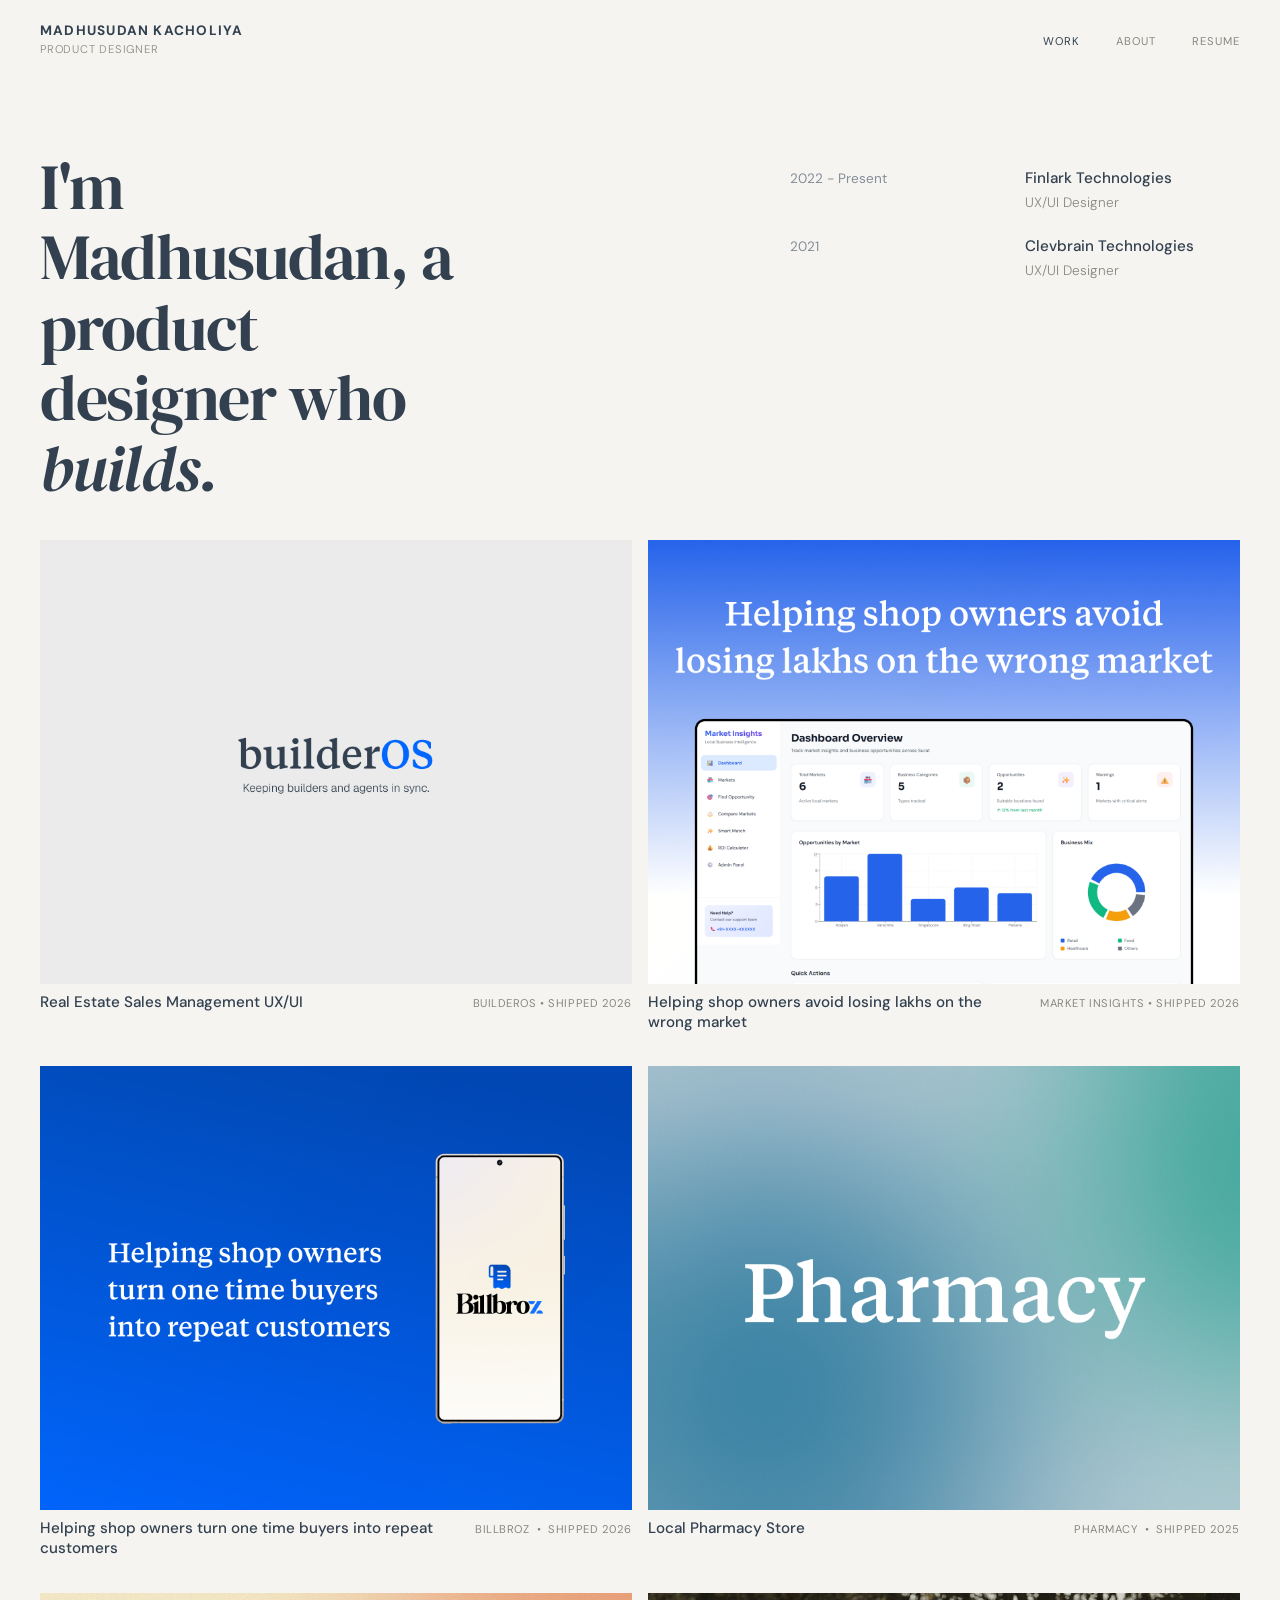
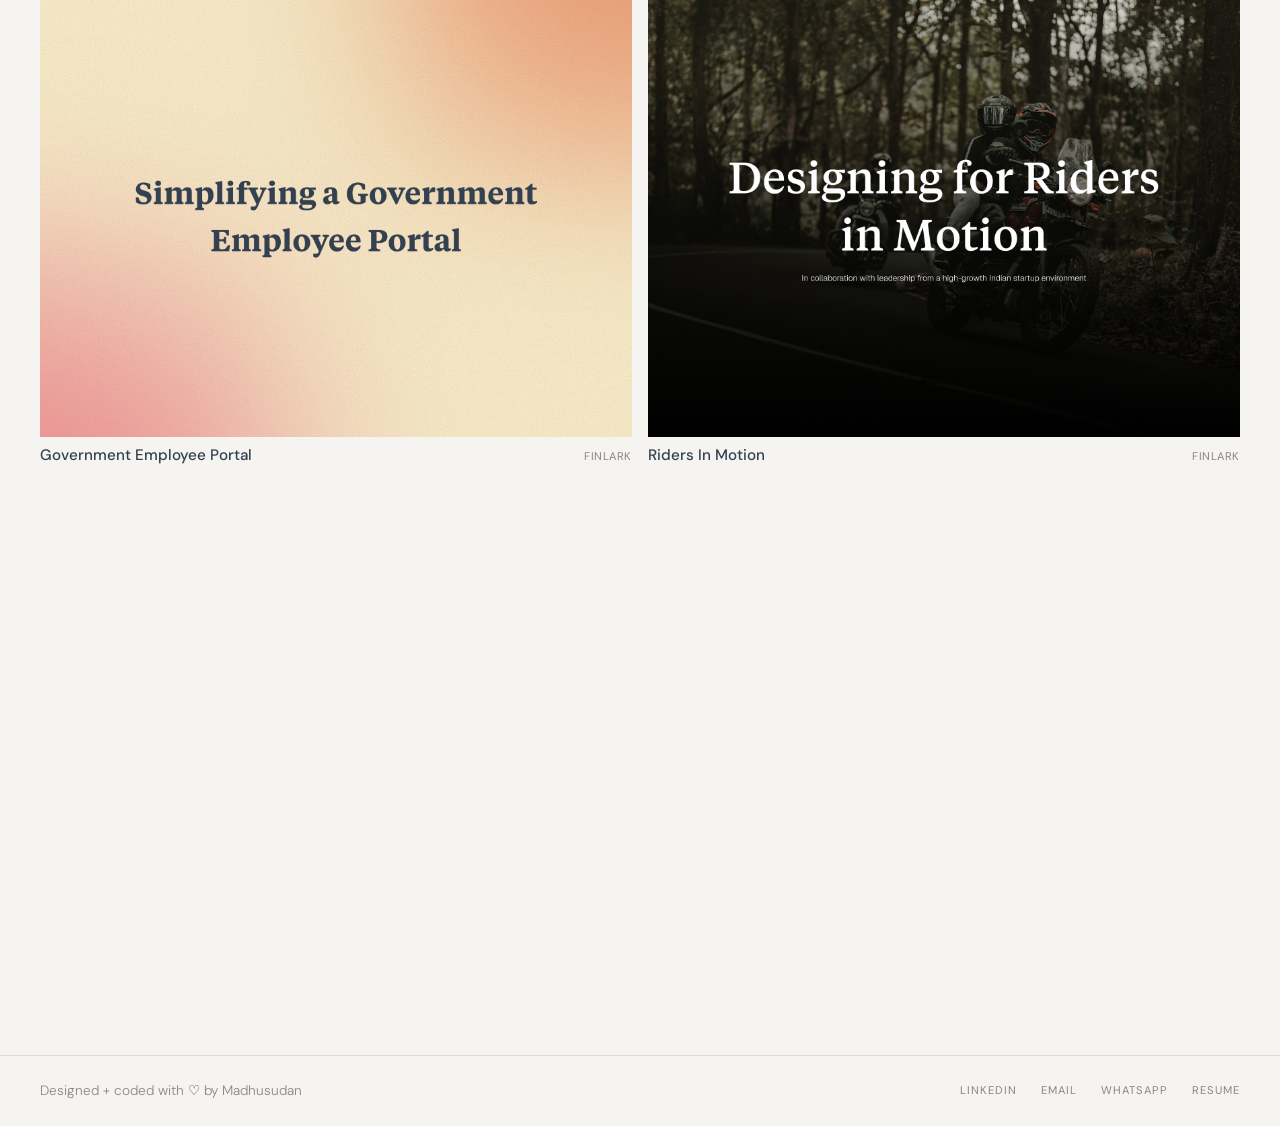
<file: index.html>
<!DOCTYPE html>
<html lang="en">
    <head>
        <meta charset="UTF-8" />
        <meta name="viewport" content="width=device-width, initial-scale=1.0" />
        <title>Madhusudan Kacholiya | UX/UI Designer</title>
        <meta name="description" content="Madhusudan Kacholiya — UX/UI Designer with 4+ years building structured, scalable web and mobile platforms." />
        <link rel="stylesheet" href="styles.css" />
        <link rel="preconnect" href="https://fonts.googleapis.com" />
        <link rel="preconnect" href="https://fonts.gstatic.com" crossorigin />
        <link rel="icon" type="image/png" sizes="32x32" href="images/Madhusudan Kacholiya Favicon 32.png">
        <link rel="icon" type="image/png" sizes="16x16" href="images/Madhusudan Kacholiya Favicon 16.png">
    </head>
    <body>
        <!-- NAV -->
        <nav class="nav" id="navbar">
            
        </nav>
        <main>
            <!-- HERO -->
            <section class="hero">
                <div class="container">
                    <div class="hero__inner">
                        <div>
                            <h1 class="hero__heading fade-in" data-delay="1">
                                I'm Madhusudan, a product designer who <em>builds.</em>
                            </h1>
                        </div>
                        <aside class="hero__timeline fade-in" data-delay="2">
                            <ul>
                                <li class="timeline__item">
                                    <span class="timeline__year">2022 - Present</span>
                                    <div class="timeline__info">
                                        <span class="timeline__company">Finlark Technologies</span>
                                        <span class="timeline__role">UX/UI Designer</span>
                                    </div>
                                </li>
                                <li class="timeline__item">
                                    <span class="timeline__year">2021</span>
                                    <div class="timeline__info">
                                        <span class="timeline__company">Clevbrain Technologies</span>
                                        <span class="timeline__role">UX/UI Designer</span>
                                    </div>
                                </li>
                            </ul>
                        </aside>
                    </div>
                </div>
            </section>
            <!-- PROJECT GRID -->
            <section class="projects">
                <div class="container">
                    <div class="projects__grid">
                        <!-- Card 1 -->
                        <a href="https://www.behance.net/gallery/254550211/BuilderOS-Real-Estate-Sales-Management-UXUI" target="_blank" class="project-card project-card--openai fade-in" data-delay="1">
                            <div class="project-card__thumb">
                                <div class="project-card__bg"> <img src="images/builderOS thumbnail.png"> </div>
                            </div>
                            <div class="project-card__info">
                                <h2 class="project-card__title">Real Estate Sales Management UX/UI</h2>
                                <p  class="project-card__meta">BuilderOS • Shipped 2026</p>
                            </div>
                        </a>
                        <!-- Card 1 -->
                        <a href="https://www.behance.net/gallery/254544101/Market-Insight" target="_blank" class="project-card project-card--openai fade-in" data-delay="1">
                            <div class="project-card__thumb">
                                <div class="project-card__bg"> <img src="images/Market Insights Madhusudan Kacholiya Product Designer.png"> </div>
                            </div>
                            <div class="project-card__info">
                                <h2 class="project-card__title">Helping shop owners avoid losing lakhs on the wrong market</h2>
                                <p  class="project-card__meta">Market Insights • Shipped 2026</p>
                            </div>
                        </a>
                        <!-- Card 2 -->
                        <a href="https://www.behance.net/gallery/254546887/BillBroz-Billing-Customer-Retention-UXUI" target="_blank" class="project-card project-card--openai fade-in" data-delay="1">
                            <div class="project-card__thumb">
                                <div class="project-card__bg"> <img src="images/Billbroz Madhusudan Kacholiya Product Designer.png"> </div>
                            </div>
                            <div class="project-card__info">
                                <h2 class="project-card__title">Helping shop owners turn one time buyers into repeat customers</h2>
                                <p  class="project-card__meta">Billbroz &nbsp;•&nbsp; Shipped 2026</p>
                            </div>
                        </a>
                        <!-- Card 3 -->
                        <a href="https://www.behance.net/gallery/254265841/Pharmacy-Digital-Experience-UXUI-Web-SEO" target="_blank" class="project-card project-card--openai fade-in" data-delay="1">
                            <div class="project-card__thumb">
                                <div class="project-card__bg"> <img src="images/Pharmacy Madhusudan Kacholiya Product Designer.png"> </div>
                            </div>
                            <div class="project-card__info">
                                <h2 class="project-card__title">Local Pharmacy Store</h2>
                                <p  class="project-card__meta">Pharmacy &nbsp;•&nbsp; Shipped 2025</p>
                            </div>
                        </a>
                        <!-- Card 4 -->
                        <a href=https://www.behance.net/gallery/254551745/Government-Employee-Portal-UXUI-Redesign" target="_blank" class="project-card project-card--openai fade-in" data-delay="1">
                            <div class="project-card__thumb">
                                <div class="project-card__bg"> <img src="images/Government Dashboard Portal Madhusudan Kacholiya Product Designer.png"> </div>
                            </div>
                            <div class="project-card__info">
                                <h2 class="project-card__title">Government Employee Portal</h2>
                                <p  class="project-card__meta">Finlark</p>
                            </div>
                        </a>
                        <!-- Card 5 -->
                        <a href="https://www.behance.net/gallery/254556993/Bike-Trip-Planner-Group-Ride-App" target="_blank" class="project-card project-card--openai fade-in" data-delay="1">
                            <div class="project-card__thumb">
                                <div class="project-card__bg"> <img src="images/Riders Madhusudan Kacholiya Product Designer.png"> </div>
                            </div>
                            <div class="project-card__info">
                                <h2 class="project-card__title">Riders In Motion</h2>
                                <p  class="project-card__meta">Finlark</p>
                            </div>
                        </a>
                        <!-- Card 6 -->
                        <a href="https://www.behance.net/gallery/254557825/Community-Event-App-UXUI-Case-Study" target="_blank" class="project-card project-card--openai fade-in" data-delay="1">
                            <div class="project-card__thumb">
                                <div class="project-card__bg"> <img src="images/Event management App Madhusudan Kacholiya Product Designer.png"> </div>
                            </div>
                            <div class="project-card__info">
                                <h2 class="project-card__title">Event App</h2>
                                <p  class="project-card__meta">Finlark</p>
                            </div>
                        </a>
                    </div>
                </div>
            </section>
        </main>
        <!-- FOOTER -->
        <footer class="footer" id="footer">
            
        </footer>
        <script src="script.js"></script>
    </body>
</html>
</file>
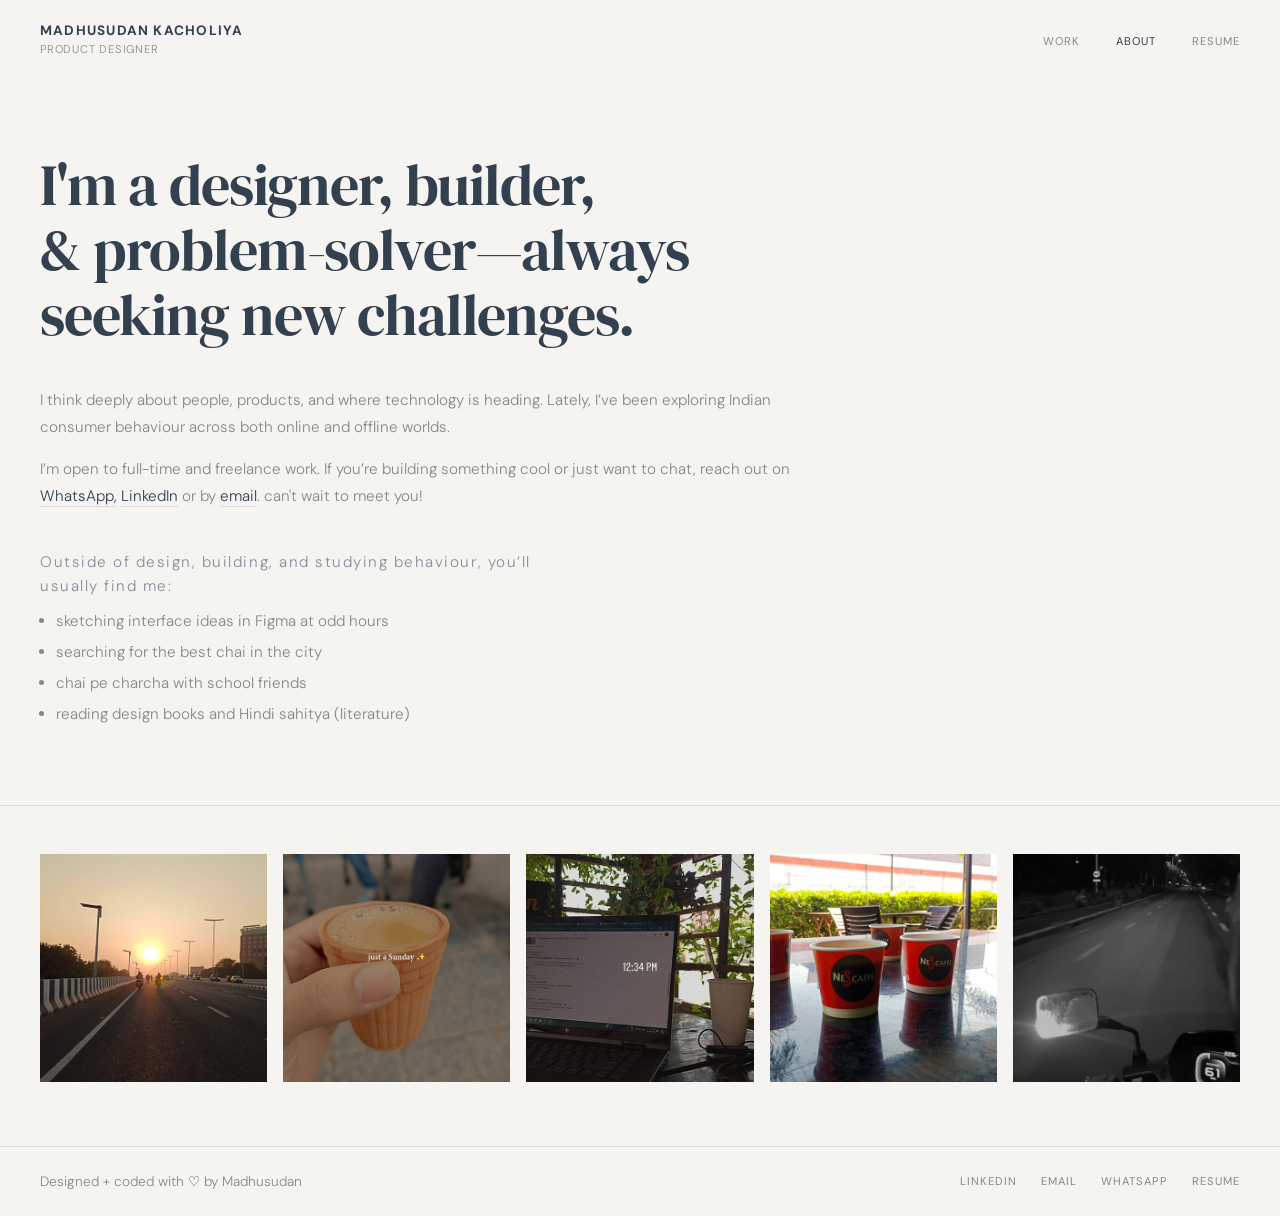
<file: about.html>
<!DOCTYPE html>
<html lang="en">
    <head>
        <meta charset="UTF-8" />
        <meta name="viewport" content="width=device-width, initial-scale=1.0" />
        <title>About — Madhusudan Kacholiya</title>
        <link rel="stylesheet" href="styles.css" />
        <link rel="preconnect" href="https://fonts.googleapis.com" />
        <link rel="preconnect" href="https://fonts.gstatic.com" crossorigin />
        <link rel="icon" type="image/png" sizes="32x32" href="images/Madhusudan Kacholiya Favicon 32.png">
        <link rel="icon" type="image/png" sizes="16x16" href="images/Madhusudan Kacholiya Favicon 16.png">
    </head>
    <body>
        <!-- NAV -->
        <nav class="nav" id="navbar">
            
        </nav>
        <main>
            <section class="about-hero">
                <div class="container">
                    <h1 class="about-hero__heading fade-in" data-delay="1">
                        I'm a designer, builder,<br>
                        &amp; problem-solver—always<br>
                        seeking new challenges.
                    </h1>
                    <div class="about-hero__body fade-in" data-delay="2">
                        <div class="about-hero__text">
                            <p>
                                I think deeply about people, products, and where technology is heading. Lately, I’ve been exploring Indian consumer behaviour across both online and offline worlds.
                            </p>
                            <p>
                                I’m open to full-time and freelance work. If you’re building something cool or just want to chat, reach out on
                                <a href="https://wa.me/+919601511708" target="_blank">WhatsApp,</a>
                                <a href="https://www.linkedin.com/in/madhusudankacholiya/" target="_blank" rel="noopener">LinkedIn</a>
                                or by <a href="mailto:madhusudankacholiya2000@gmail.com">email</a>. can't wait to meet you!
                            </p>
                        </div>
                    </div>
                    <div class="about-list fade-in" data-delay="3">
                        <p class="about-list__label">Outside of design, building, and studying behaviour, you’ll usually find me:</p>
                        <ul style="list-style-type: disc;">
                            <li>sketching interface ideas in Figma at odd hours</li>
                            <li>searching for the best chai in the city</li>
                            <li>chai pe charcha with school friends</li>
                            <li>reading design books and Hindi sahitya (literature)</li>
                        </ul>
                    </div>
                </div>
            </section>
            <section class="about-photos fade-in" data-delay="1">
                <div class="container">
                    <div class="about-photos__grid">
                        <div class="photo-thumb"><img src="images/About/1.png"><span class="photo-placeholder"></span></div>
                        <div class="photo-thumb"><img src="images/About/2.png"><span class="photo-placeholder"></span></div>
                        <div class="photo-thumb"><img src="images/About/3.png"><span class="photo-placeholder"></span></div>
                        <div class="photo-thumb"><img src="images/About/4.png"><span class="photo-placeholder"></span></div>
                        <div class="photo-thumb"><img src="images/About/5.png"><span class="photo-placeholder"></span></div>
                        <!--<div class="photo-thumb"><img src="images/Abou"><span class="photo-placeholder">06</span></div> -->
                    </div>
                </div>
            </section>
        </main>
        <footer class="footer" id="footer">
            
        </footer>
        <script src="script.js"></script>
    </body>
</html>
</file>
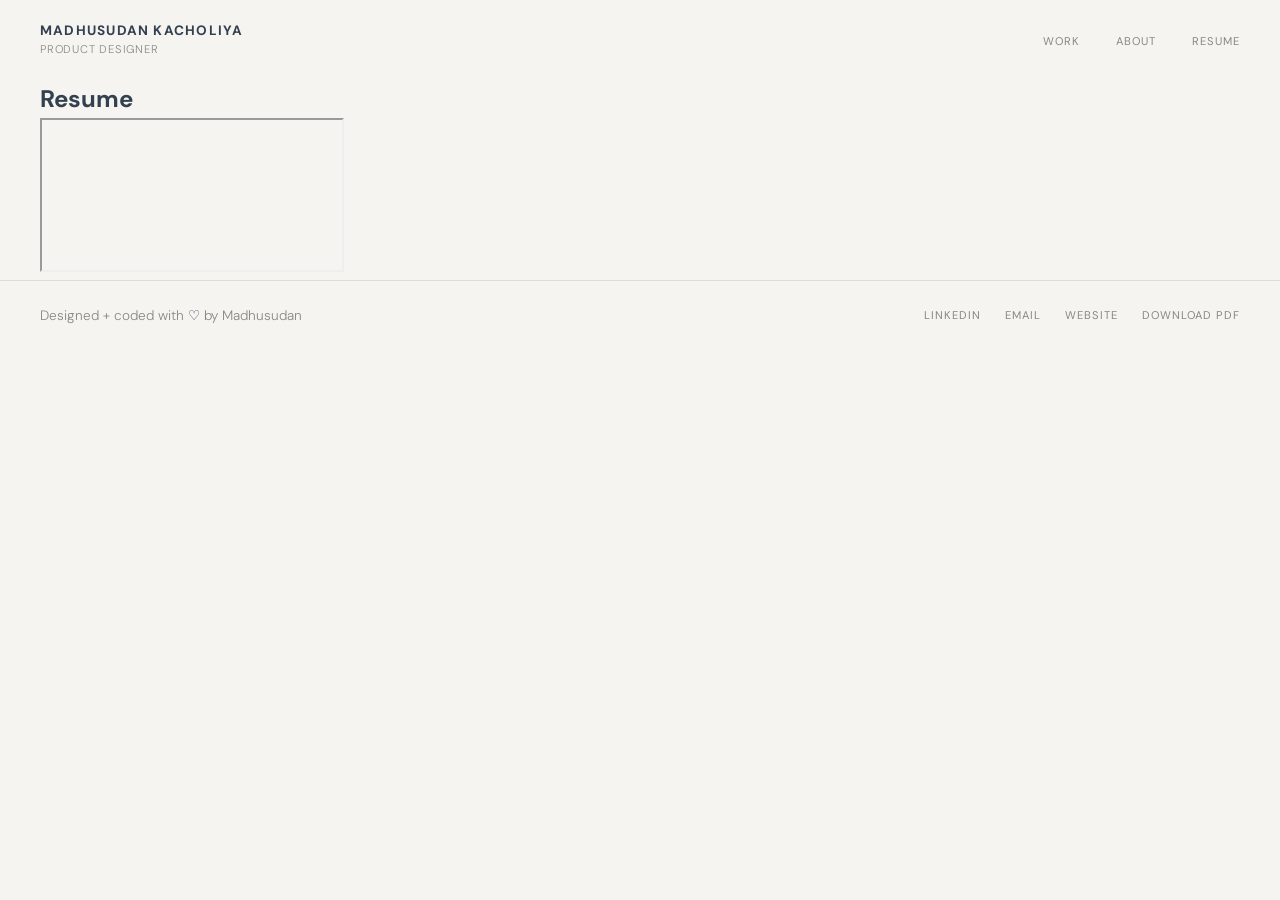
<file: resume.html>
<!DOCTYPE html>
<html lang="en">
<head>
  <meta charset="UTF-8" />
  <meta name="viewport" content="width=device-width, initial-scale=1.0" />
  <title>Resume — Madhusudan Kacholiya</title>
  <link rel="stylesheet" href="styles.css" />
  <link rel="preconnect" href="https://fonts.googleapis.com" />
  <link rel="preconnect" href="https://fonts.gstatic.com" crossorigin />
</head>
<body>

  <!-- NAV -->
  <nav class="nav" id="navbar">
    <div class="container nav__inner">
      <a href="index.html" class="nav__brand">
        <span class="nav__name">Madhusudan Kacholiya</span>
        <span class="nav__title">Product Designer</span>
      </a>
      <ul class="nav__links">
        <li><a href="index.html"  class="nav__link">Work</a></li>
        <li><a href="about.html"  class="nav__link">About</a></li>
        <li><a href="resume.html" class="nav__link active">Resume</a></li>
      </ul>
      <button class="nav__hamburger" id="hamburger" aria-label="Toggle menu" aria-expanded="false">
      <span></span><span></span><span></span>
      </button>
    </div>
    <div class="nav__mobile" id="mobileNav">
      <a href="index.html"  class="nav__link">Work</a>
      <a href="about.html"  class="nav__link">About</a>
      <a href="resume.html" class="nav__link active">Resume</a>
    </div>
  </nav>

  <main>
    <section class="resume-page">
      <div class="container">
        <h1 class="resume-page__heading fade-in" data-delay="1">Resume</h1>
        <iframe
          class="resume-page__embed fade-in"
          data-delay="2"
          src="Madhusudan Kacholiya Resume.pdf"
          title="Madhusudan Kacholiya Resume"
          loading="lazy"
        >
          <p>Your browser does not support PDFs.
            <a href="resume.pdf" download>Download the PDF</a>.
          </p>
        </iframe>
      </div>
    </section>
  </main>

  <footer class="footer">
    <div class="container footer__inner">
      <p class="footer__copy">Designed + coded with <span class="heart">♡</span> by Madhusudan</p>
      <nav class="footer__links">
        <a href="https://www.linkedin.com/in/madhusudankacholiya/" class="footer__link" target="_blank" rel="noopener">LinkedIn</a>
        <a href="mailto:madhusudankacholiya@gmail.com"             class="footer__link">Email</a>
        <a href="https://madhusudankacholiya.com"                  class="footer__link" target="_blank" rel="noopener">Website</a>
        <a href="resume.pdf" download                               class="footer__link">Download PDF</a>
      </nav>
    </div>
  </footer>

  <script src="script.js"></script>
</body>
</html>
</file>
<file: styles.css>
@import url('https://fonts.googleapis.com/css2?family=DM+Serif+Display:ital@0;1&family=DM+Sans:ital,opsz,wght@0,9..40,300;0,9..40,400;0,9..40,500;1,9..40,300&display=swap');

:root {
	--bg: #f5f4f1;
	--bg-card: #eceae5;
	--text-primary: #32404F;
	--text-muted: #888880;
	--text-light: #858E97;
	--border: #dddcd7;
	--font-serif: 'DM Serif Display', Georgia, serif;
	--font-sans: 'DM Sans', system-ui, sans-serif;
	--nav-h: 80px;
	--max-w: 1512px;
	--gutter: 40px;
	--ease: cubic-bezier(0.25, 0.1, 0.25, 1);
	--ease-out: cubic-bezier(0.0, 0.0, 0.2, 1);
}

*,
*::before,
*::after {
	box-sizing: border-box;
	margin: 0;
	padding: 0;
}

html {
	scroll-behavior: smooth;
	-webkit-font-smoothing: antialiased;
	-moz-osx-font-smoothing: grayscale;
}

body {
	background: var(--bg);
	color: var(--text-primary);
	font-family: var(--font-sans);
	font-weight: 300;
	line-height: 1.6;
	overflow-x: hidden;
}

a {
	color: inherit;
	text-decoration: none;
}

ul {
	list-style: none;
}

img {
	display: block;
	max-width: 100%;
}

.container {
	width: 100%;
	max-width: var(--max-w);
	margin: 0 auto;
	padding: 0 var(--gutter);
}

/* NAV */
.nav {
	position: fixed;
	top: 0;
	left: 0;
	right: 0;
	z-index: 100;
	height: var(--nav-h);
	background: var(--bg);
	border-bottom: 1px solid transparent;
	transition: border-color 0.3s var(--ease);
}

.nav.scrolled {
	border-bottom-color: var(--border);
}

.nav__inner {
	display: flex;
	align-items: center;
	justify-content: space-between;
	height: 100%;
}

.nav__brand {
	display: flex;
	flex-direction: column;
	gap: 4px;
	line-height: 1.2;
}

.nav__name {
	font-size: 0.85rem;
	font-weight: 700;
	letter-spacing: 0.09em;
	text-transform: uppercase;
}

.nav__title {
	font-size: 0.70rem;
	font-weight: 300;
	letter-spacing: 0.07em;
	text-transform: uppercase;
	color: var(--text-muted);
}

.nav__links {
	display: flex;
	align-items: center;
	gap: 36px;
}

.nav__link {
	font-size: 0.7rem;
	font-weight: 400;
	letter-spacing: 0.09em;
	text-transform: uppercase;
	color: var(--text-muted);
	position: relative;
	transition: color 0.2s;
}

.nav__link::after {
	content: '';
	position: absolute;
	bottom: -2px;
	left: 0;
	right: 0;
	height: 0px;
	background: var(--text-primary);
	transform: scaleX(0);
	transform-origin: left;
	transition: transform 0.22s var(--ease);
}

.nav__link:hover,
.nav__link.active {
	color: var(--text-primary);
}

.nav__link:hover::after,
.nav__link.active::after {
	transform: scaleX(1);
}

.nav__label {
	font-size: 0.62rem;
	font-weight: 300;
	letter-spacing: 0.12em;
	text-transform: uppercase;
	color: var(--text-light);
	user-select: none;
}

.nav__hamburger {
	display: none;
	flex-direction: column;
	gap: 5px;
	cursor: pointer;
	padding: 8px;
	background: none;
	border: none;
}

.nav__hamburger span {
	display: block;
	width: 22px;
	height: 1px;
	background: var(--text-primary);
	transition: transform 0.25s var(--ease), opacity 0.2s;
}

.nav__mobile {
	display: none;
	position: fixed;
	top: var(--nav-h);
	left: 0;
	right: 0;
	background: var(--bg);
	border-bottom: 1px solid var(--border);
	padding: 20px var(--gutter) 24px;
	flex-direction: column;
	gap: 14px;
	z-index: 99;
}

.nav__mobile.open {
	display: flex;
}

.nav__mobile .nav__link {
	font-size: 0.82rem;
}

main {
	padding-top: var(--nav-h);
}

/* HERO */
.hero {
	padding: 72px 0 36px;
}

.hero__inner {
	display: grid;
	grid-template-columns: 1fr 1fr;
	gap: 300px;
	align-items: start;
}

.hero__heading {
	font-family: var(--font-serif);
	font-size: clamp(2.6rem, 5vw, 4.2rem);
	font-weight: 400;
	line-height: 1.1;
	letter-spacing: -0.02em;
	max-width: 660px;
}

.hero__heading em {
	font-style: italic;
}

.hero__timeline {
	padding-top: 4px;
}

.timeline__item {
	display: grid;
	grid-template-columns: 1fr 1fr;
	gap: 20px;
	padding: 10px 0;
	/*border-top: 1px solid var(--border);*/
}

/*.timeline__item:last-child {
	border-bottom: 1px solid var(--border);
}*/

.timeline__year {
	font-size: 0.85rem;
	font-weight: 400;
	color: var(--text-light);
	padding-top: 2px;
}

.timeline__info {
	display: flex;
	flex-direction: column;
	gap: 2px;
}

.timeline__company {
	font-size: 0.95rem;
	font-weight: 500;
}

.timeline__role {
	font-size: 0.85rem;
	font-weight: 300;
	color: var(--text-muted);
}

/* PROJECT GRID
   Structure: <a class="project-card">
                <div class="project-card__thumb">  ← coloured bg + deco
                  <div class="project-card__bg"></div>
                  <div class="card__deco">…</div>
                </div>
                <div class="project-card__info">   ← title left, meta right
                  <h2 class="project-card__title">…</h2>
                  <p  class="project-card__meta">…</p>
                </div>
              </a>
*/
.projects {
	padding: 0 0 64px;
}

.projects__grid {
	display: grid;
	grid-template-columns: repeat(2, 1fr);
	column-gap: 16px;
	row-gap: 16px;
}

.project-card {
	display: block;
	cursor: pointer;
}

/* thumbnail wrapper — overflow clipped here */
.project-card__thumb {
	position: relative;
	overflow: hidden;
	width: 100%;
}

/* Uneven: odd cards (col 1) slightly taller */
.project-card:nth-child(odd) .project-card__thumb {
	aspect-ratio: 16 / 12;
}

.project-card:nth-child(even) .project-card__thumb {
	aspect-ratio: 16 / 12;
}

/* coloured bg layer */
.project-card__bg {
	position: absolute;
	inset: 0;
	transition: transform 0.55s var(--ease-out);
}

.project-card:hover .project-card__bg {
	transform: scale(1.04);
}

/* deco */
.card__deco {
	position: absolute;
	inset: 0;
	display: flex;
	align-items: center;
	justify-content: center;
	pointer-events: none;
	user-select: none;
}

/* card themes */
.project-card--openai .project-card__bg {
	background: linear-gradient(130deg, #f5a96e 0%, #e8806a 35%, #c07bb8 70%, #9b8fdc 100%);
}

.project-card--alexa .project-card__bg {
	background: linear-gradient(150deg, #06060e 0%, #0d0d22 55%, #10103a 100%);
}

.project-card--figma .project-card__bg {
	background: linear-gradient(135deg, #e4ecf8 0%, #cdddf4 60%, #bdd0ef 100%);
}

.project-card--rbc .project-card__bg {
	background: linear-gradient(145deg, #002a5c 0%, #00529b 100%);
}

.project-card--poker .project-card__bg {
	background: linear-gradient(135deg, #eeedf2 0%, #e0dff0 50%, #d8d7ec 100%);
}

.project-card--pw .project-card__bg {
	background: linear-gradient(135deg, #eee9e2 0%, #e3dcd3 100%);
}

.project-card--hack .project-card__bg {
	background: linear-gradient(150deg, #080812 0%, #10102a 60%, #080812 100%);
}

.project-card--earth .project-card__bg {
	background: linear-gradient(135deg, #e2f0e7 0%, #b8d9c0 60%, #9ecaaa 100%);
}

/* deco styles per card */
.project-card--openai .card__deco {
	font-family: var(--font-sans);
	font-size: clamp(1.2rem, 2.5vw, 2rem);
	font-weight: 600;
	color: rgba(255, 255, 255, 0.88);
	letter-spacing: -0.03em;
}

.project-card--alexa .card__deco {
	font-family: var(--font-serif);
	font-size: clamp(2rem, 4vw, 3.5rem);
	font-style: italic;
	color: rgba(255, 255, 255, 0.1);
}

.project-card--figma .card__deco {
	font-family: var(--font-serif);
	font-size: clamp(2rem, 4vw, 3.5rem);
	font-style: italic;
	color: rgba(0, 0, 0, 0.07);
}

.project-card--rbc .card__deco {
	font-family: var(--font-sans);
	font-size: clamp(1rem, 2vw, 1.6rem);
	font-weight: 500;
	letter-spacing: 0.04em;
	color: rgba(255, 255, 255, 0.15);
}

.project-card--pw .card__deco {
	font-family: var(--font-serif);
	font-size: clamp(2rem, 4vw, 3.5rem);
	font-style: italic;
	color: rgba(0, 0, 0, 0.06);
}

.project-card--hack .card__deco {
	font-family: var(--font-serif);
	font-size: clamp(2rem, 4vw, 3.5rem);
	font-style: italic;
	color: rgba(255, 255, 255, 0.07);
}

.project-card--earth .card__deco {
	font-family: var(--font-serif);
	font-size: clamp(2rem, 4vw, 3.5rem);
	font-style: italic;
	color: rgba(0, 0, 0, 0.07);
}

/* poker special deco */
.project-card--poker .card__deco {
	flex-direction: row;
	gap: 14px;
	align-items: center;
}

.deco-icon {
	width: 52px;
	height: 52px;
	background: rgba(100, 95, 200, 0.18);
	border-radius: 13px;
	display: flex;
	align-items: center;
	justify-content: center;
	font-size: 1.5rem;
	color: #6b63c8;
}

.deco-text {
	font-family: var(--font-serif);
	font-size: clamp(1.1rem, 2.2vw, 1.8rem);
	color: var(--text-light);
	font-style: italic;
	letter-spacing: -0.02em;
}

/* INFO ROW — always visible below thumb */
.project-card__info {
	display: flex;
	align-items: baseline;
	justify-content: space-between;
	gap: 12px;
	padding: 9px 0 18px;
	/*border-bottom: 1px solid var(--border); */
}

.project-card__title {
	font-family: var(--font-sans);
	font-size: 0.95rem;
	font-weight: 500;
	color: var(--text-primary);
	line-height: 1.3;
	flex: 1;
}

.project-card__meta {
	font-size: 0.7rem;
	font-weight: 400;
	color: var(--text-muted);
	letter-spacing: 0.05em;
	text-transform: uppercase;
	white-space: nowrap;
	flex-shrink: 0;
}

/* RESUME PAGE 
.resume-page {
	padding: 40px 0 64px;
}

.resume-page__heading {
	font-family: var(--font-serif);
	font-size: clamp(1.8rem, 3.5vw, 2.8rem);
	font-weight: 400;
	letter-spacing: -0.02em;
	margin-bottom: 24px;
}

.resume-page__embed {
	width: 100%;
	height: calc(100vh - 180px);
	min-height: 600px;
	border: 1px solid var(--border);
} */

/* ABOUT PAGE */
.about-hero {
	padding: 72px 0 32px;
}

.about-hero__heading {
	font-family: var(--font-serif);
	font-size: clamp(2.2rem, 4.5vw, 3.8rem);
	font-weight: 400;
	line-height: 1.13;
	letter-spacing: -0.02em;
	max-width: 780px;
}

.about-hero__body {
	margin-top: 40px;
	display: grid;
	grid-template-columns: 1fr;
	gap: 48px;
	max-width: 780px;
}

.about-hero__text {
	font-size: 0.95rem;
	font-weight: 300;
	color: var(--text-muted);
	line-height: 1.75;
}

.about-hero__text p+p {
	margin-top: 16px;
}

.about-hero__text a {
	color: var(--text-primary);
	border-bottom: 1px solid var(--border);
	transition: border-color 0.2s;
}

.about-hero__text a:hover {
	border-color: var(--text-primary);
}

.about-list {
	margin-top: 40px;
	max-width: 500px;
}

.about-list__label {
	font-size: 0.95rem;
	font-weight: 300;
	letter-spacing: 0.1em;
	color: var(--text-light);
	margin-bottom: 12px;
}

.about-list ul {
	display: flex;
  padding-left: 16px;
	flex-direction: column;
	gap: 8px;
}

.about-list li {
	font-size: 0.95rem;
	font-weight: 300;
	color: var(--text-muted);
	padding-left: 0px;
	position: relative;
	line-height: 1.5;
}

.about-list li::before {
	position: absolute;
	left: 0;
	color: var(--text-light);
}

.about-photos {
	padding: 48px 0 64px;
	border-top: 1px solid var(--border);
	margin-top: 48px;
}

.about-photos__grid {
	display: grid;
	grid-template-columns: repeat(5, 1fr);
	gap: 16px;
}

.photo-thumb {
	aspect-ratio: 1 / 1;
	overflow: hidden;
	position: relative;
}

.photo-placeholder {
	position: absolute;
	inset: 0;
	display: flex;
	align-items: center;
	justify-content: center;
	font-family: var(--font-serif);
	font-size: 1.1rem;
	color: rgba(0, 0, 0, 0.1);
	font-style: italic;
}

.photo-thumb:nth-child(1) {
	background: #e6ddd4;
}

.photo-thumb:nth-child(2) {
	background: #d4dfe6;
}

.photo-thumb:nth-child(3) {
	background: #e6e3d4;
}

.photo-thumb:nth-child(4) {
	background: #dbd4e6;
}

.photo-thumb:nth-child(5) {
	background: #d4e6da;
}

/*.photo-thumb:nth-child(6) {
	background: #e6d4d4;
}*/

/* FOOTER */
.footer {
	border-top: 1px solid var(--border);
	padding: 24px 0;
}

.footer__inner {
	display: flex;
	align-items: center;
	justify-content: space-between;
	gap: 20px;
}

.footer__copy {
	font-size: 0.85rem;
	font-weight: 300;
	color: var(--text-muted);
}

.footer__copy .heart {
	color: var(--text-primary);
}

.footer__links {
	display: flex;
	align-items: center;
	gap: 24px;
}

.footer__link {
	font-size: 0.7rem;
	font-weight: 400;
	letter-spacing: 0.09em;
	text-transform: uppercase;
	color: var(--text-muted);
	transition: color 0.2s;
}

.footer__link:hover {
	color: var(--text-primary);
}

/* FADE-IN */
.fade-in {
	opacity: 0;
	transform: translateY(16px);
	transition: opacity 0.6s var(--ease-out), transform 0.6s var(--ease-out);
}

.fade-in.visible {
	opacity: 1;
	transform: translateY(0);
}

.fade-in[data-delay="1"] {
	transition-delay: 0.08s;
}

.fade-in[data-delay="2"] {
	transition-delay: 0.16s;
}

.fade-in[data-delay="3"] {
	transition-delay: 0.24s;
}

.fade-in[data-delay="4"] {
	transition-delay: 0.32s;
}

/* TABLET */
@media (max-width: 900px) {
	:root {
		--gutter: 28px;
	}

	.hero__inner {
		grid-template-columns: 1fr;
		gap: 36px;
	}

	.hero__timeline {
		max-width: 400px;
	}

	.about-hero__body {
		grid-template-columns: 1fr;
		gap: 24px;
		max-width: 100%;
	}

	.about-photos__grid {
		grid-template-columns: repeat(3, 1fr);
	}

	.nav__label {
		display: none;
	}
}

/* MOBILE */
@media (max-width: 640px) {
	:root {
		--gutter: 18px;
		--nav-h: 54px;
	}

	.nav__links {
		display: none;
	}

	.nav__hamburger {
		display: flex;
	}

	.hero {
		padding: 40px 0 20px;
	}

	.hero__heading {
		font-size: clamp(1.9rem, 8.5vw, 2.6rem);
	}

	.projects__grid {
		grid-template-columns: 1fr;
		column-gap: 0;
	}

	.project-card:nth-child(odd) .project-card__thumb,
	.project-card:nth-child(even) .project-card__thumb {
		aspect-ratio: 16 / 10;
	}

	.about-hero {
		padding: 40px 0 20px;
	}

	.about-hero__heading {
		font-size: clamp(1.9rem, 7.5vw, 2.6rem);
	}

	.about-photos__grid {
		grid-template-columns: repeat(2, 1fr);
	}

	.footer__inner {
		flex-direction: column;
		align-items: flex-start;
		gap: 14px;
	}

	.footer__links {
		flex-wrap: wrap;
		gap: 16px;
	}
}
</file>
